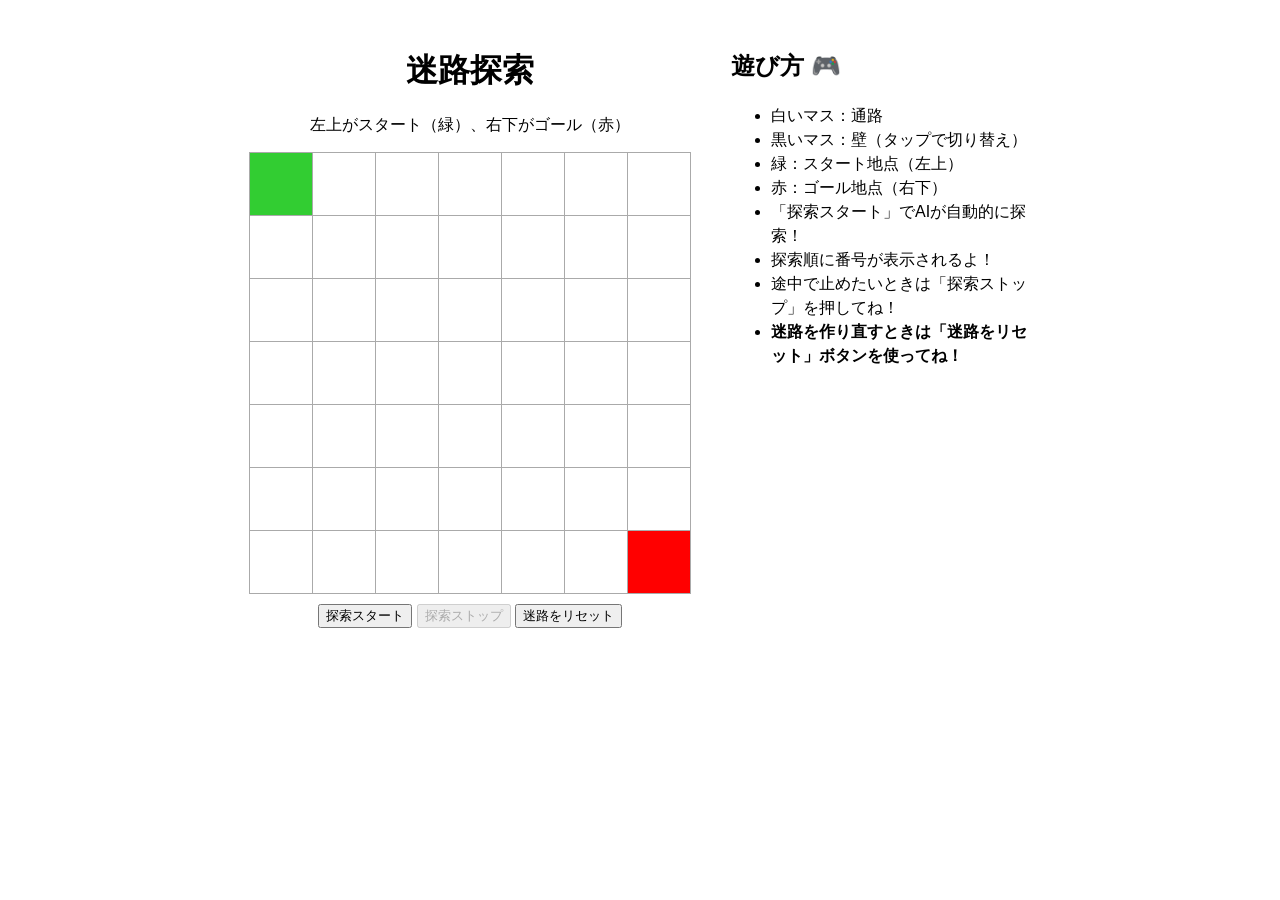
<file: index.html>
<!DOCTYPE html>
<html lang="ja">
<head>
    <meta charset="UTF-8">
    <title>迷路探索 - DFS</title>
    <link rel="stylesheet" href="style.css">
    <script src="script.js" defer></script>
</head>
<body>
<div id="left">
    <h1>迷路探索</h1>
    <p>左上がスタート（緑）、右下がゴール（赤）</p>
    <div style="position: relative;">
        <table id="maze"></table>
        <img id="robot" src="robot.png"
             style="position:absolute; width:40px; height:40px; display:none; z-index:10;">
    </div>

    <button id="startButton" onclick="startDFS()">探索スタート</button>
    <button id="stopButton" onclick="stopDFS()" disabled>探索ストップ</button>
    <button id="resetButton" onclick="resetMaze()">迷路をリセット</button>

    <p id="message"></p>
</div>

<div id="instructions">
    <h2>遊び方 🎮</h2>
    <ul>
        <li>白いマス：通路</li>
        <li>黒いマス：壁（タップで切り替え）</li>
        <li>緑：スタート地点（左上）</li>
        <li>赤：ゴール地点（右下）</li>
        <li>「探索スタート」でAIが自動的に探索！</li>
        <li>探索順に番号が表示されるよ！</li>
        <li>途中で止めたいときは「探索ストップ」を押してね！</li>
        <li><strong>迷路を作り直すときは「迷路をリセット」ボタンを使ってね！</strong></li>
    </ul>
</div>
</body>
</html>
</file>
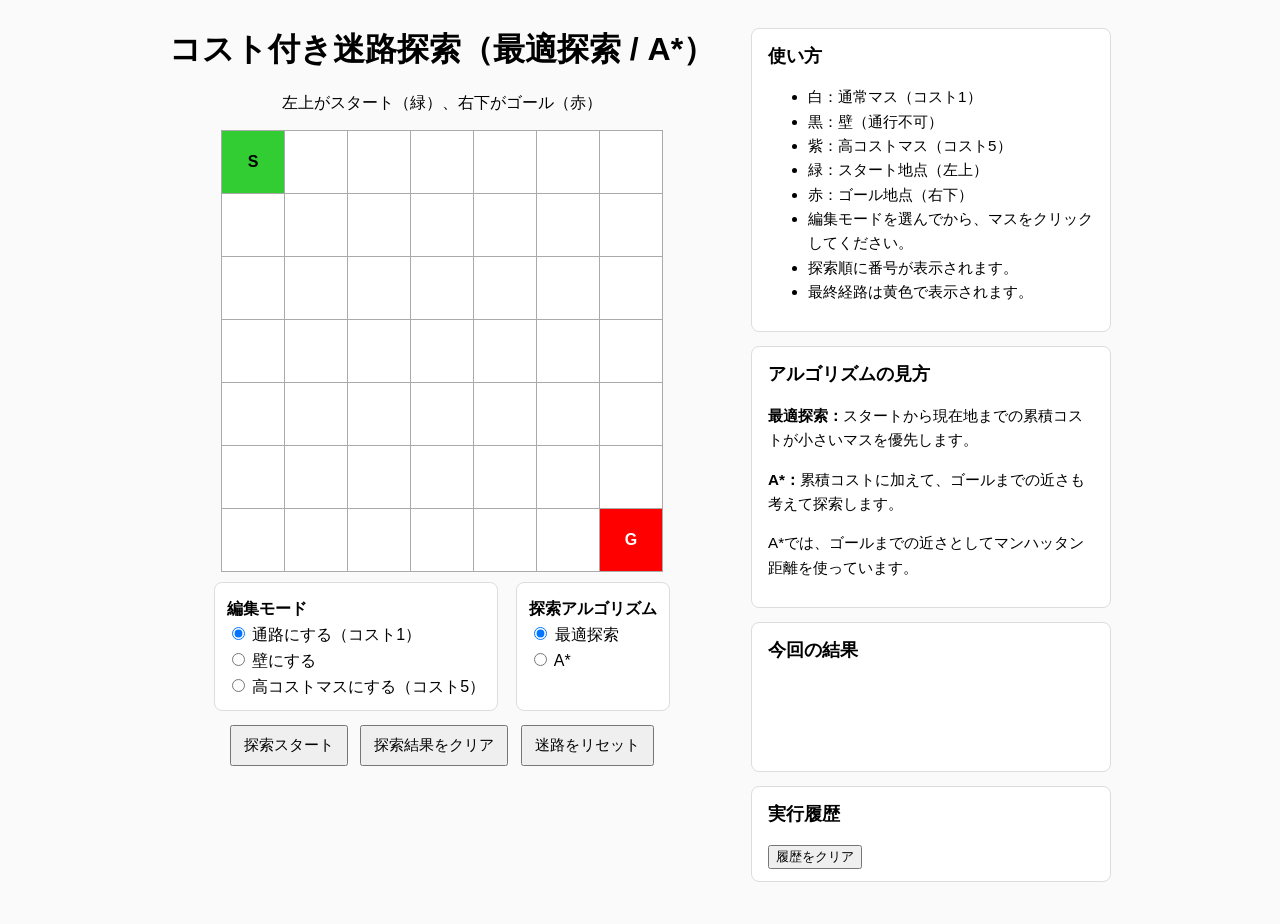
<file: cost-search/index.html>
<!DOCTYPE html>
<html lang="ja">
<head>
    <meta charset="UTF-8">
    <title>迷路探索 - 最適探索 / A*</title>
    <link rel="stylesheet" href="style.css">
    <script src="script.js" defer></script>
</head>
<body>
<div id="left">
    <h1>コスト付き迷路探索（最適探索 / A*）</h1>
    <p>左上がスタート（緑）、右下がゴール（赤）</p>

    <table id="maze"></table>

    <div id="controls">
        <div class="control-block">
            <h3>編集モード</h3>
            <label><input type="radio" name="editMode" value="normal" checked> 通路にする（コスト1）</label>
            <label><input type="radio" name="editMode" value="wall"> 壁にする</label>
            <label><input type="radio" name="editMode" value="high"> 高コストマスにする（コスト5）</label>
        </div>

        <div class="control-block">
            <h3>探索アルゴリズム</h3>
            <label><input type="radio" name="algo" value="ucs" checked> 最適探索</label>
            <label><input type="radio" name="algo" value="astar"> A*</label>
        </div>
    </div>

    <div class="buttons">
        <button onclick="startSearch()">探索スタート</button>
        <button onclick="clearSearchResult()">探索結果をクリア</button>
        <button onclick="resetMaze()">迷路をリセット</button>
    </div>

    <p id="message"></p>
</div>

<div id="right">
    <section id="instructions">
        <h2>使い方</h2>
        <ul>
            <li>白：通常マス（コスト1）</li>
            <li>黒：壁（通行不可）</li>
            <li>紫：高コストマス（コスト5）</li>
            <li>緑：スタート地点（左上）</li>
            <li>赤：ゴール地点（右下）</li>
            <li>編集モードを選んでから、マスをクリックしてください。</li>
            <li>探索順に番号が表示されます。</li>
            <li>最終経路は黄色で表示されます。</li>
        </ul>
    </section>

    <section id="explanation">
        <h2>アルゴリズムの見方</h2>
        <p><strong>最適探索：</strong>スタートから現在地までの累積コストが小さいマスを優先します。</p>
        <p><strong>A*：</strong>累積コストに加えて、ゴールまでの近さも考えて探索します。</p>
        <p>A*では、ゴールまでの近さとしてマンハッタン距離を使っています。</p>
    </section>

    <section id="resultBox">
        <h2>今回の結果</h2>
        <div id="result"></div>
    </section>

    <section id="historyBox">
        <h2>実行履歴</h2>
        <button onclick="clearHistory()">履歴をクリア</button>
        <div id="history"></div>
    </section>
</div>
</body>
</html>
</file>
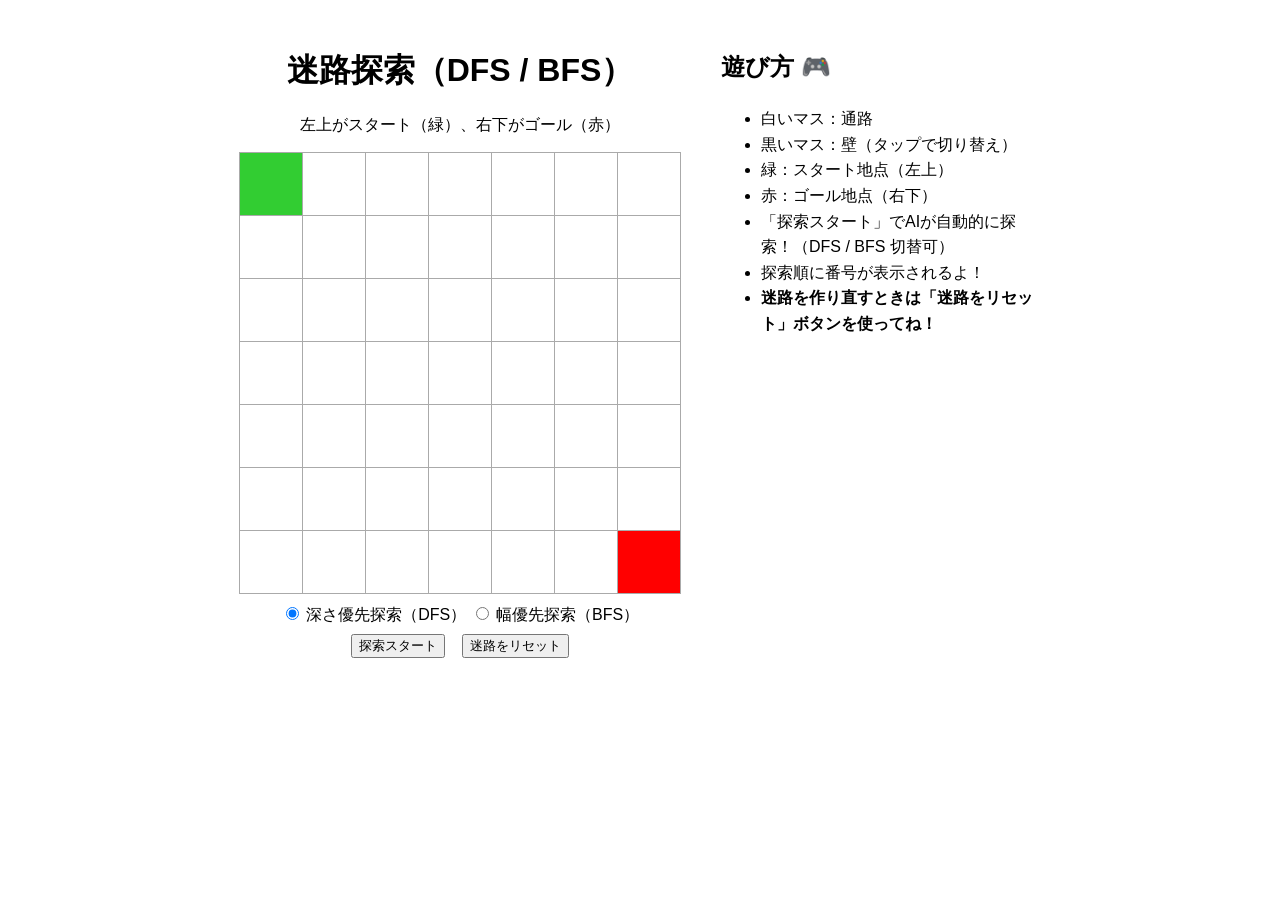
<file: systematic-search/index.html>
<!DOCTYPE html>
<html lang="ja">
<head>
    <meta charset="UTF-8">
    <title>迷路探索 - DFS / BFS</title>
    <link rel="stylesheet" href="style.css">
    <script src="script.js" defer></script>
</head>
<body>
<div id="left">
    <h1>迷路探索（DFS / BFS）</h1>
    <p>左上がスタート（緑）、右下がゴール（赤）</p>
    <table id="maze"></table>
    <div id="controls">
        <label><input type="radio" name="algo" value="DFS" checked> 深さ優先探索（DFS）</label>
        <label><input type="radio" name="algo" value="BFS"> 幅優先探索（BFS）</label>
    </div>
    <div class="buttons">
        <button onclick="startSearch()">探索スタート</button>
        <button onclick="resetMaze()">迷路をリセット</button>
    </div>
    <p id="message"></p>
</div>
<div id="instructions">
    <h2>遊び方 🎮</h2>
    <ul>
        <li>白いマス：通路</li>
        <li>黒いマス：壁（タップで切り替え）</li>
        <li>緑：スタート地点（左上）</li>
        <li>赤：ゴール地点（右下）</li>
        <li>「探索スタート」でAIが自動的に探索！（DFS / BFS 切替可）</li>
        <li>探索順に番号が表示されるよ！</li>
        <li><strong>迷路を作り直すときは「迷路をリセット」ボタンを使ってね！</strong></li>
    </ul>
</div>
</body>
</html>
</file>
<file: style.css>
body {
    font-family: sans-serif;
    display: flex;
    justify-content: center;
    align-items: flex-start;
    gap: 40px;
    padding: 20px;
}
#left {
    text-align: center;
}
table {
    margin: 10px auto;
    border-collapse: collapse;
}
td {
    width: 60px;
    height: 60px;
    border: 1px solid #aaa;
    background-color: white;
    font-size: 16px;
    text-align: center;
    vertical-align: middle;
}
td.wall {
    background-color: black;
}
td.start {
    background-color: limegreen;
}
td.goal {
    background-color: red;
}
td.visited {
    background-color: lightskyblue;
}
td.path {
    background-color: royalblue;
    color: white;
}
#message {
    margin-top: 10px;
    font-size: 1.2em;
    font-weight: bold;
}
#instructions {
    max-width: 300px;
    font-size: 1em;
    line-height: 1.5;
}
</file>
<file: cost-search/style.css>
body {
    font-family: sans-serif;
    display: flex;
    justify-content: center;
    align-items: flex-start;
    gap: 36px;
    padding: 20px;
    background-color: #fafafa;
}

#left {
    text-align: center;
}

#right {
    width: 360px;
    font-size: 0.95em;
    line-height: 1.6;
}

section {
    background-color: white;
    border: 1px solid #ddd;
    border-radius: 8px;
    padding: 12px 16px;
    margin-bottom: 14px;
}

h1 {
    margin-top: 0;
}

h2 {
    margin-top: 0;
    font-size: 1.2em;
}

h3 {
    margin: 8px 0 4px;
    font-size: 1em;
}

table {
    margin: 10px auto;
    border-collapse: collapse;
}

td {
    width: 60px;
    height: 60px;
    border: 1px solid #aaa;
    background-color: white;
    font-size: 16px;
    font-weight: bold;
    text-align: center;
    vertical-align: middle;
    position: relative;
}

td.wall {
    background-color: black;
    color: white;
}

td.high {
    background-color: #b388ff;
    color: black;
}

td.start {
    background-color: limegreen;
    color: black;
}

td.goal {
    background-color: red;
    color: white;
}

td.visited {
    background-color: lightskyblue;
    color: black;
}

td.path {
    background-color: yellow;
    color: black;
}

#controls {
    display: flex;
    justify-content: center;
    gap: 18px;
    margin: 10px 0;
}

.control-block {
    text-align: left;
    background-color: white;
    border: 1px solid #ddd;
    border-radius: 8px;
    padding: 8px 12px;
}

.control-block label {
    display: block;
    margin: 4px 0;
}

.buttons button {
    margin: 4px;
    padding: 8px 12px;
    font-size: 0.95em;
}

#message {
    margin-top: 10px;
    font-size: 1.1em;
    font-weight: bold;
}

#result {
    min-height: 80px;
}

.history-item {
    border-top: 1px solid #ddd;
    padding: 8px 0;
}

.history-item:first-child {
    border-top: none;
}

.result-success {
    color: #006400;
    font-weight: bold;
}

.result-fail {
    color: #b00020;
    font-weight: bold;
}

@media (max-width: 900px) {
    body {
        flex-direction: column;
        align-items: center;
    }

    #right {
        width: 95%;
        max-width: 620px;
    }

    td {
        width: 48px;
        height: 48px;
        font-size: 14px;
    }

    #controls {
        flex-direction: column;
        align-items: center;
    }
}
</file>
<file: systematic-search/style.css>
body {
    font-family: sans-serif;
    display: flex;
    justify-content: center;
    align-items: flex-start;
    gap: 40px;
    padding: 20px;
}
#left {
    text-align: center;
}
table {
    margin: 10px auto;
    border-collapse: collapse;
}
td {
    width: 60px;
    height: 60px;
    border: 1px solid #aaa;
    background-color: white;
    font-size: 16px;
    text-align: center;
    vertical-align: middle;
}
td.wall {
    background-color: black;
}
td.start {
    background-color: limegreen;
}
td.goal {
    background-color: red;
}
td.visited {
    background-color: lightskyblue;
}
td.path {
    background-color: royalblue;
    color: white;
}
#message {
    margin-top: 10px;
    font-size: 1.2em;
    font-weight: bold;
}
#instructions {
    max-width: 320px;
    font-size: 1em;
    line-height: 1.6;
}
#controls {
    margin: 8px 0;
}
.buttons button {
    margin: 0 6px;
}
</file>
